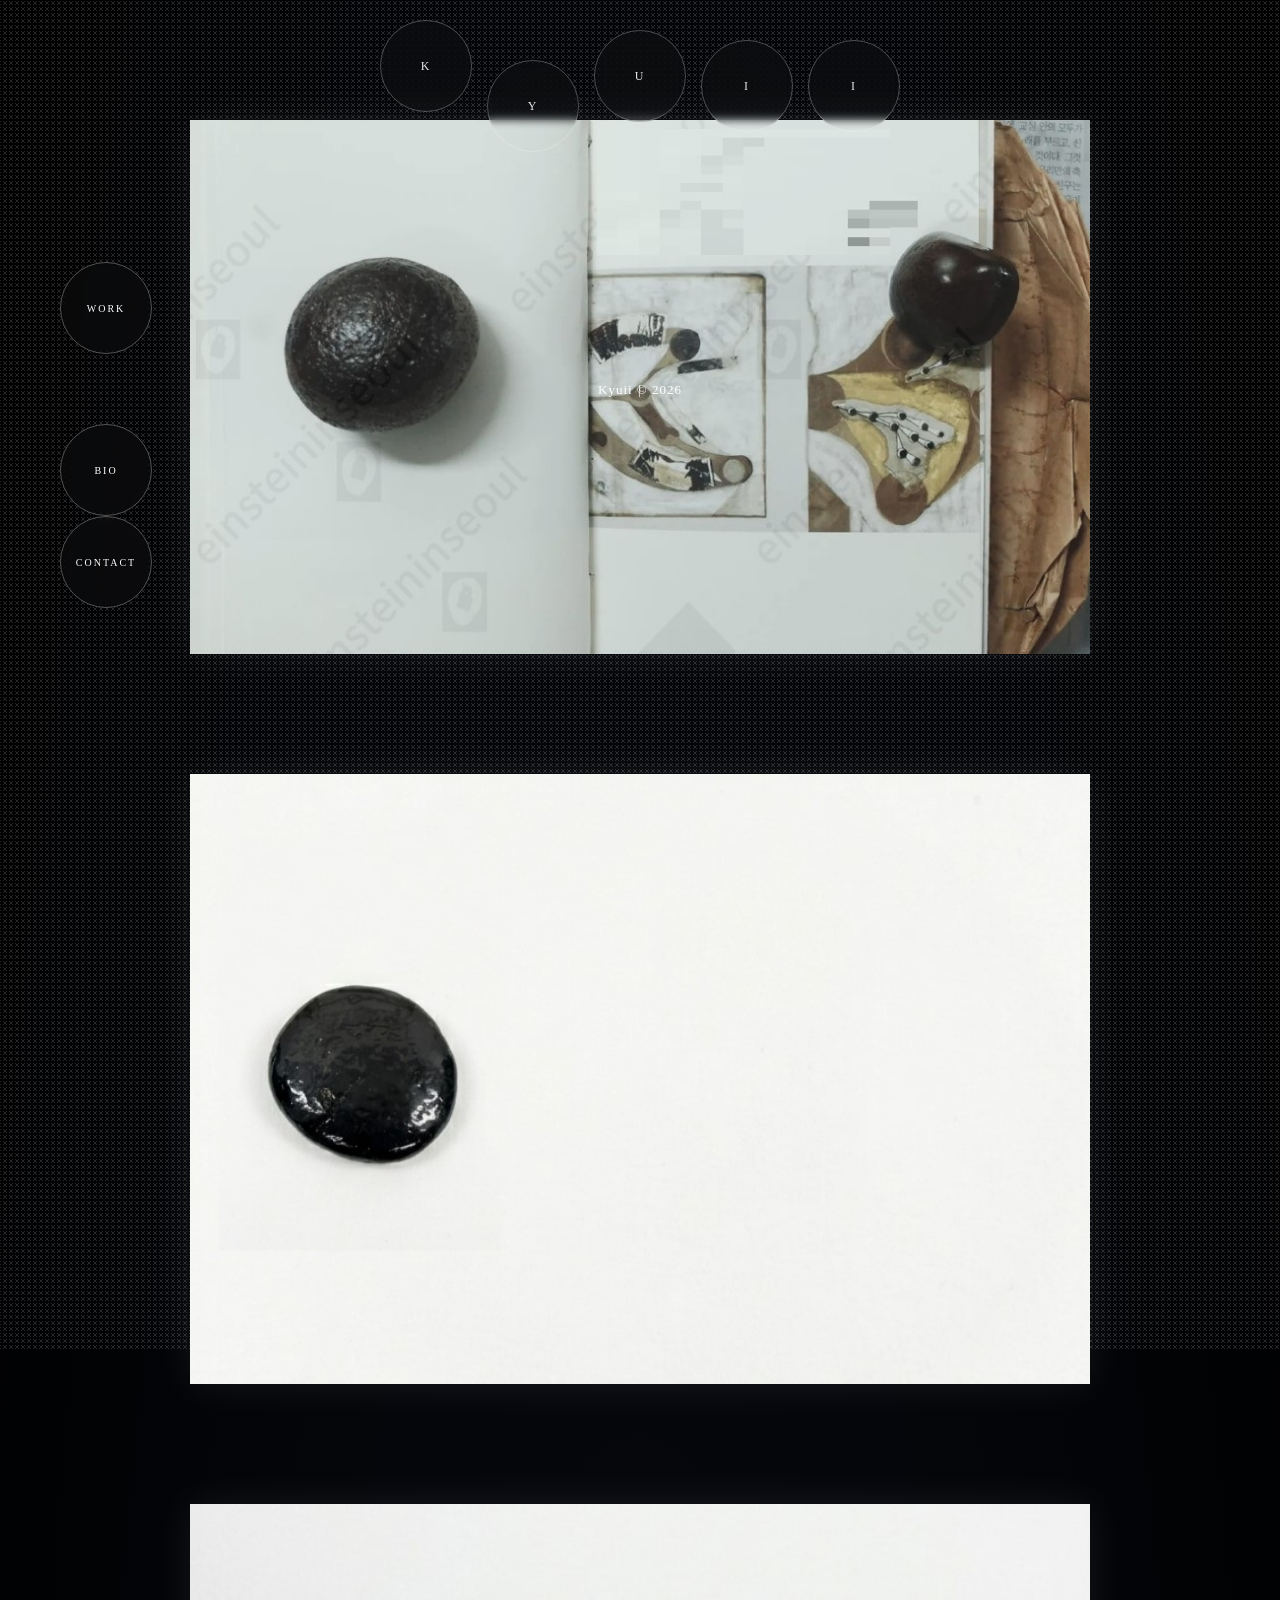
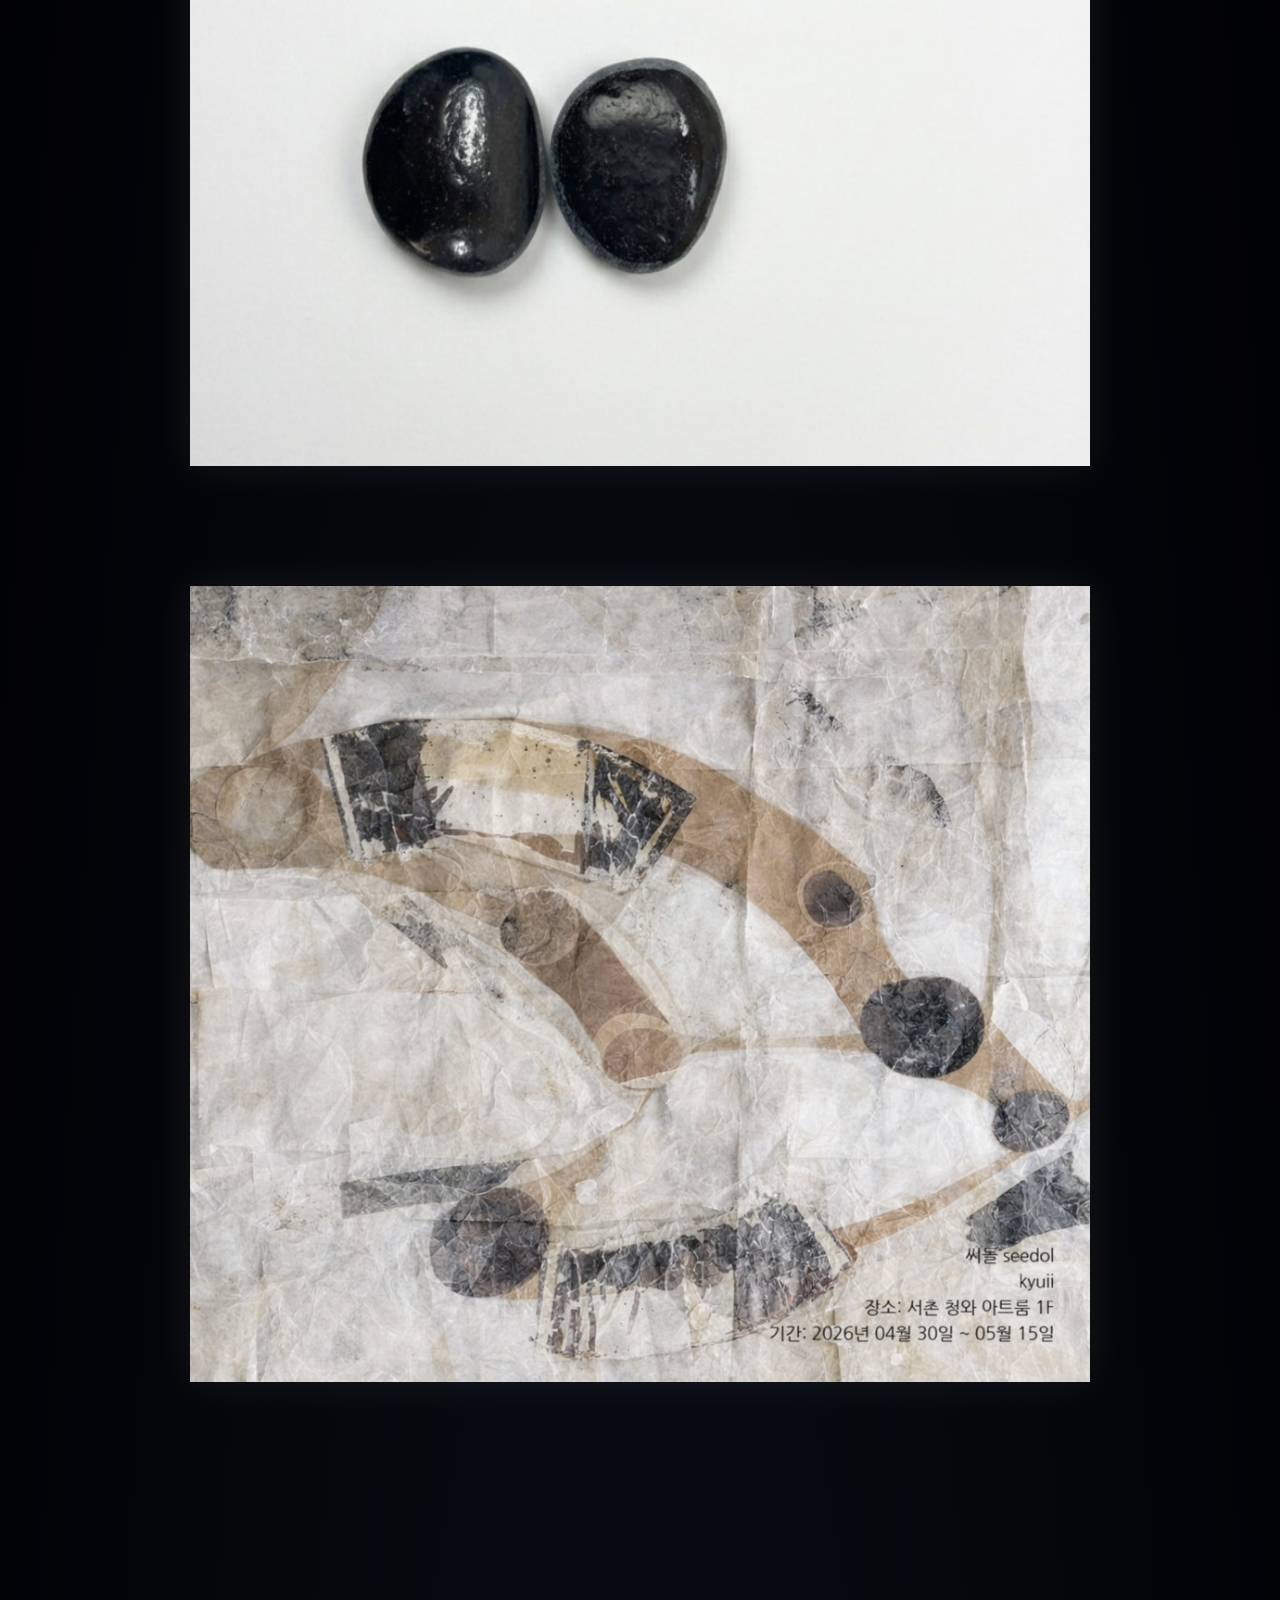
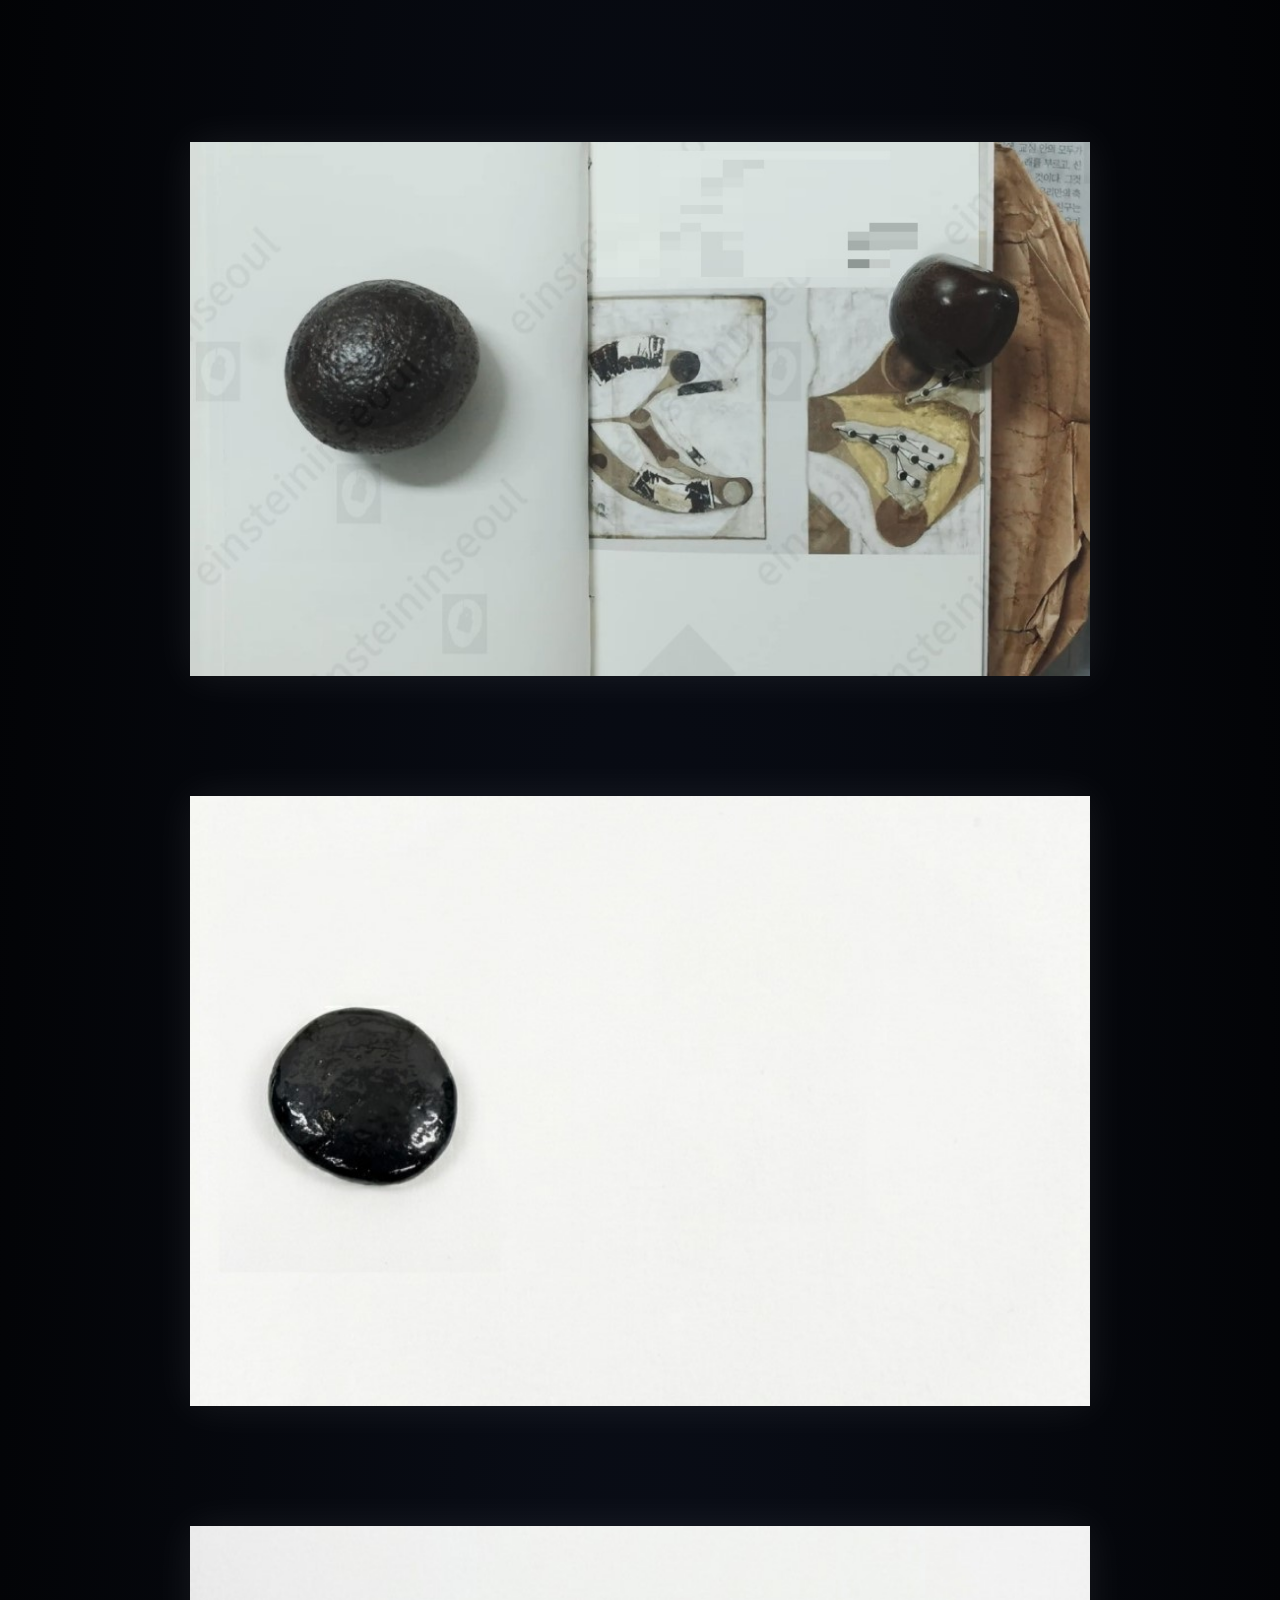
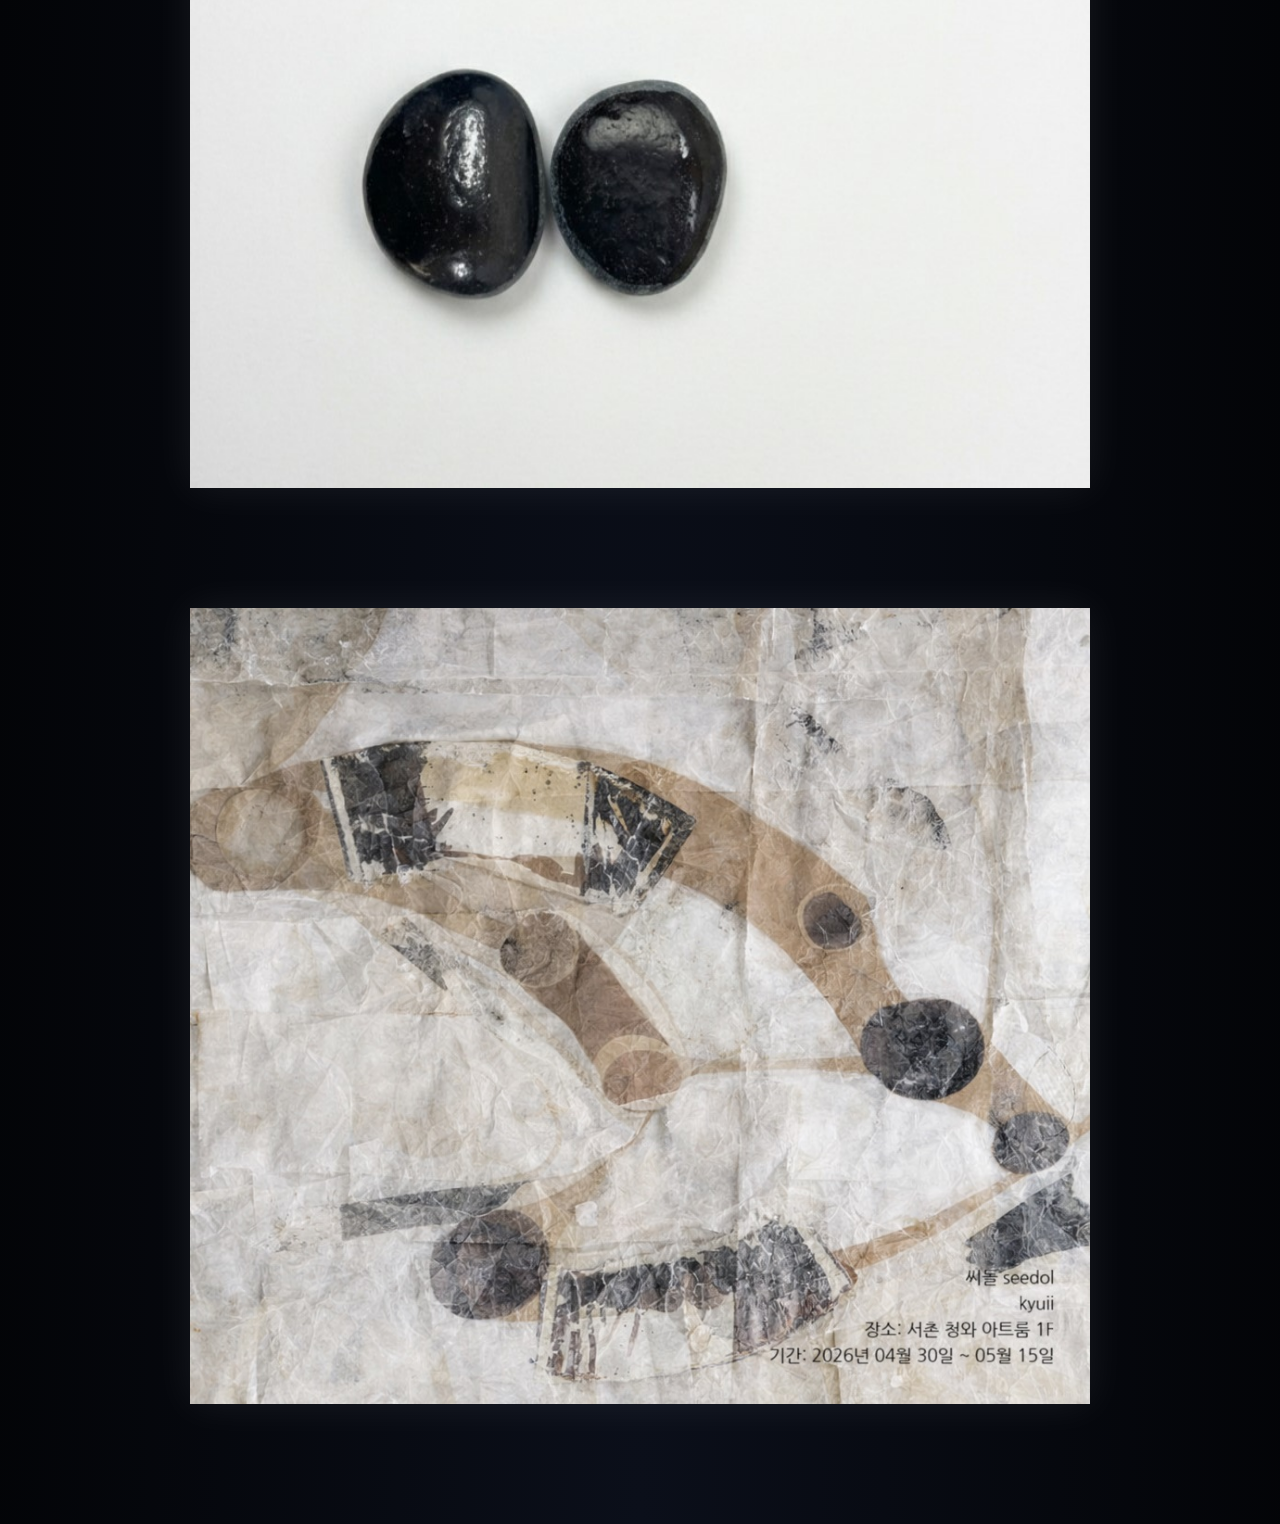
<file: index.html>
<!DOCTYPE html>
<html lang="en">
<head>
  <meta charset="UTF-8">
  <title>Kyuii</title>
  <meta name="viewport" content="width=device-width, initial-scale=1.0">
  <link rel="stylesheet" href="style.css">
</head>
  
<body>
<div class="container">
  <img src="images/01.jpg">
  <img src="images/02.jpg">
  <img src="images/03.jpg">
  <img src="images/05.jpg">
</div>
</body>
</html>

<div class="menu">

  <a onclick="showPage('work')" class="circle">
    WORK
  </a>

  <a onclick="showPage('bio')" class="circle">
    BIO
  </a>

  <a href="mailto:csakic21c.lab@gmail.com" class="circle">
    CONTACT
  </a>

</div>

<div class="kyuii" onclick="toggleFloat()">
  <div class="circle">K</div>
  <div class="circle">Y</div>
  <div class="circle">U</div>
  <div class="circle">I</div>
  <div class="circle">I</div>
</div>

<div class="content">

  <div id="work" class="page active">
    <img src="images/01.jpg">
    <img src="images/02.jpg">
    <img src="images/03.jpg">
    <img src="images/05.jpg">
  </div>

</div>

<script>

function showPage(pageId) {

  document.querySelectorAll('.page').forEach(p => {
    p.classList.remove('active');
  });

  document.getElementById(pageId).classList.add('active');

  if(pageId === 'bio') {
    startBioTyping();
  }
}

function startBioTyping() {

  const text = `kyuii 

artist


Hongik University BA
ENSAD de Paris

Group

Expo AR
Galerie du Crous de Paris, 75006 Paris, France

Expo
Art & Fashion: Contemporary Art Walks the Runway
2014 Cube Museum, Seongnam Arts Center, Korea

...

Expo 
einsteininseoul x Kyuii
2026 einsteininseoul Gallery(Seochon Chungwa Artroom), Seoul, Korea


Solo
Seedol, Kyuii
2026 einsteininseoul Gallery(Seochon Chungwa Artroom), Seoul, Korea

einsteininseoul x Kyuii
2025 Sebin Gallery, Seoul, Korea`;

  const el = document.getElementById("bioTyping");

  el.innerHTML = "";

  let i = 0;

  function type() {

    if(i < text.length) {

      if(text.charAt(i) === "\n") {
        el.innerHTML += "<br>";
      } else {
        el.innerHTML += text.charAt(i);
      }

      i++;

      setTimeout(type, 45);
    }
  }

  type();
}

</script>

<div id="bio" class="page">
  <p id="bioTyping"></p>
</div>

<div id="bio" class="page active">

<div class="footer">
  Kyuii © 2026
</div>
</file>
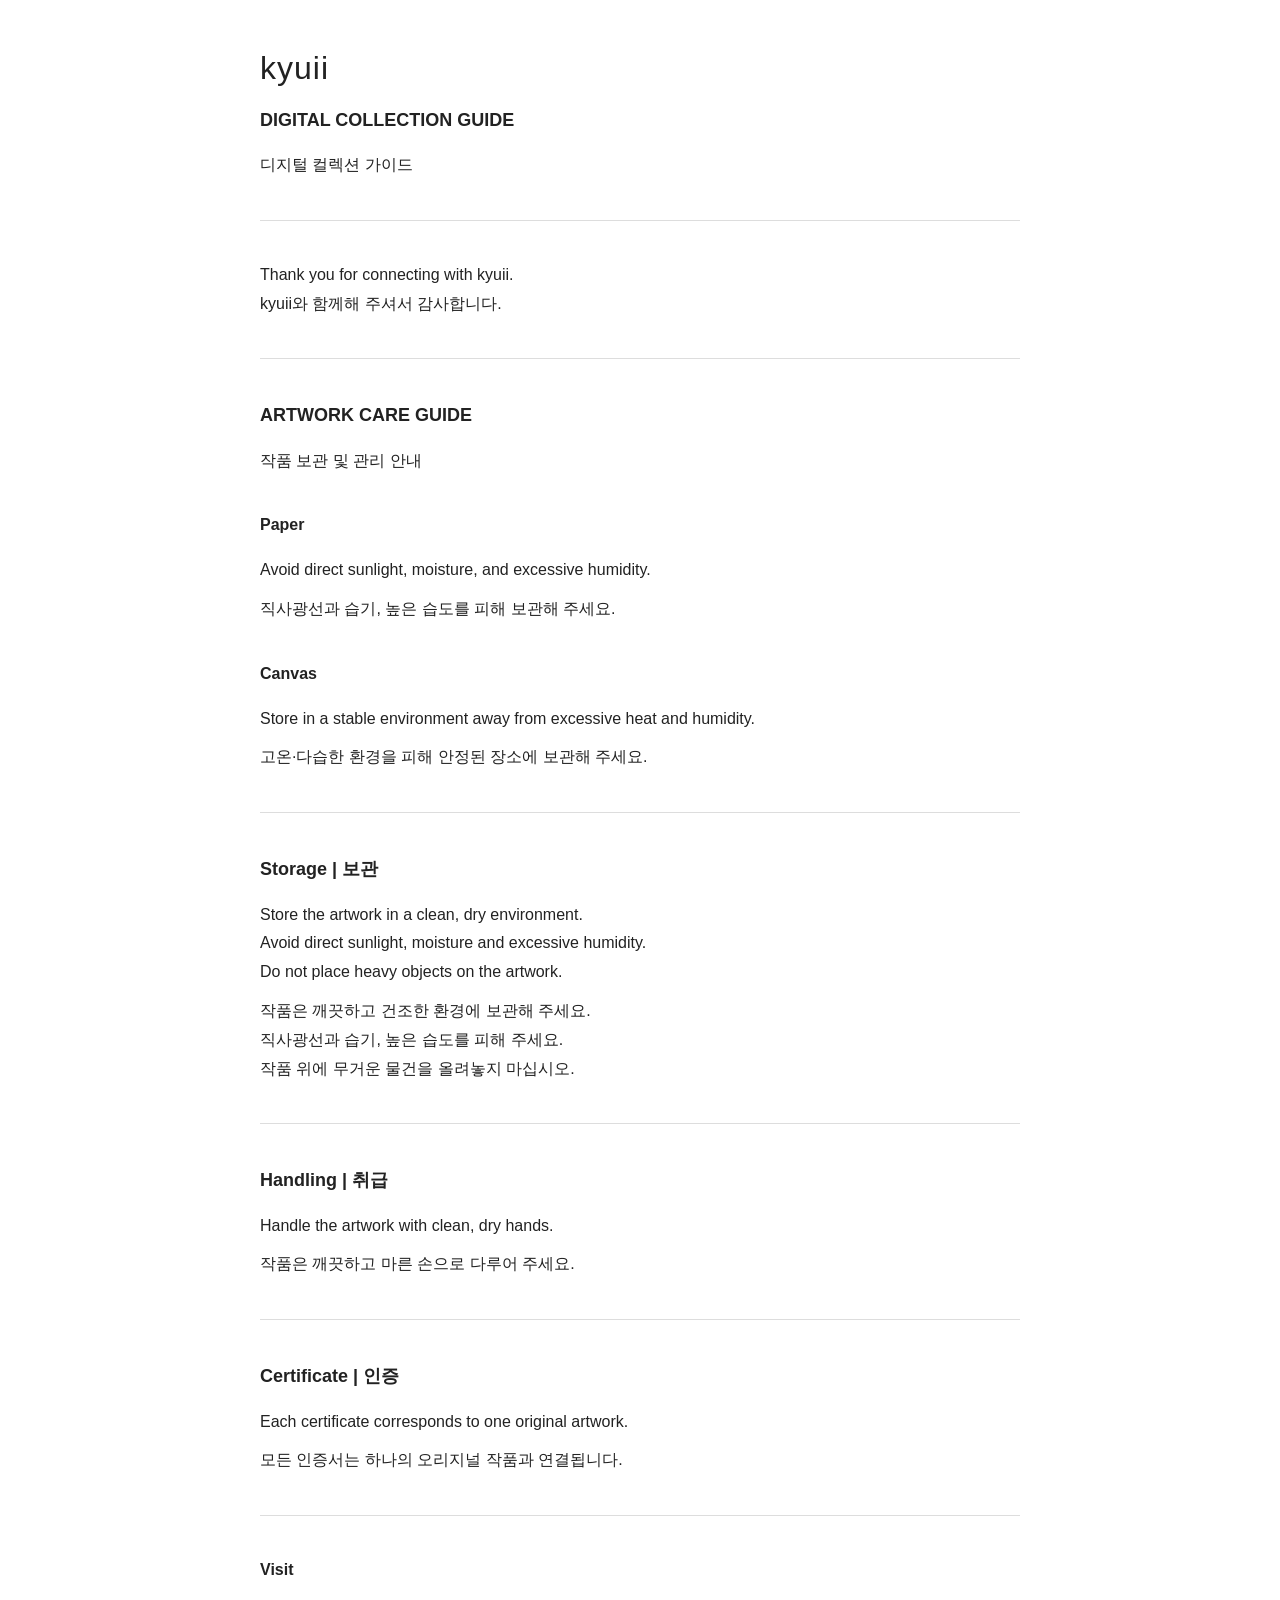
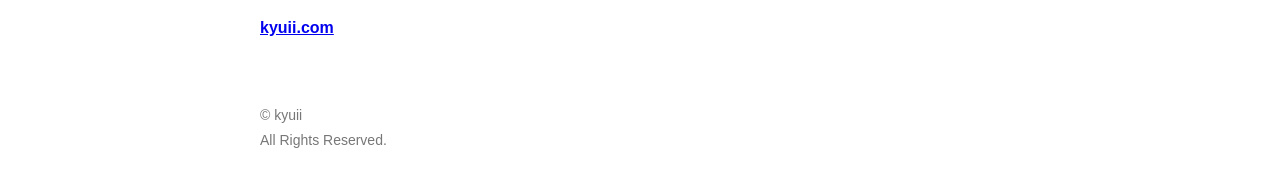
<file: guide/index.html>
<!DOCTYPE html>
<html lang="en">
<head>
<meta charset="UTF-8">
<meta name="viewport" content="width=device-width, initial-scale=1.0">

<title>Digital Collection Guide | kyuii</title>

<style>

body{
    margin:0;
    padding:40px 28px;
    max-width:760px;
    margin:auto;
    font-family:
    "Helvetica Neue",
    Pretendard,
    -apple-system,
    BlinkMacSystemFont,
    sans-serif;
    color:#222;
    background:#fff;
    line-height:1.8;
}

.logo{
    font-size:32px;
    font-weight:300;
    letter-spacing:1px;
    margin-bottom:6px;
}

h2{
    font-size:18px;
    margin-top:0;
    font-weight:600;
}

h3{
    margin-top:36px;
    font-size:16px;
}

hr{
    border:none;
    border-top:1px solid #ddd;
    margin:40px 0;
}

p{
    margin:10px 0;
}

.section{
    margin-bottom:20px;
}

.footer{
    margin-top:60px;
    font-size:14px;
    color:#777;
}

.visit{
    margin-top:30px;
    font-weight:600;
}

</style>

</head>

<body>

<div class="logo">
kyuii
</div>

<h2>
DIGITAL COLLECTION GUIDE
</h2>

<p>
디지털 컬렉션 가이드
</p>

<hr>

<p>
Thank you for connecting with kyuii.<br>
kyuii와 함께해 주셔서 감사합니다.
</p>

<hr>

<h2>
ARTWORK CARE GUIDE
</h2>

<p>
작품 보관 및 관리 안내
</p>

<div class="section">

<h3>Paper</h3>

<p>
Avoid direct sunlight, moisture, and excessive humidity.
</p>

<p>
직사광선과 습기, 높은 습도를 피해 보관해 주세요.
</p>

</div>

<div class="section">

<h3>Canvas</h3>

<p>
Store in a stable environment away from excessive heat and humidity.
</p>

<p>
고온·다습한 환경을 피해 안정된 장소에 보관해 주세요.
</p>

</div>

<hr>

<h2>
Storage | 보관
</h2>

<p>
Store the artwork in a clean, dry environment.<br>
Avoid direct sunlight, moisture and excessive humidity.<br>
Do not place heavy objects on the artwork.
</p>

<p>
작품은 깨끗하고 건조한 환경에 보관해 주세요.<br>
직사광선과 습기, 높은 습도를 피해 주세요.<br>
작품 위에 무거운 물건을 올려놓지 마십시오.
</p>

<hr>

<h2>
Handling | 취급
</h2>

<p>
Handle the artwork with clean, dry hands.
</p>

<p>
작품은 깨끗하고 마른 손으로 다루어 주세요.
</p>

<hr>

<h2>
Certificate | 인증
</h2>

<p>
Each certificate corresponds to one original artwork.
</p>

<p>
모든 인증서는 하나의 오리지널 작품과 연결됩니다.
</p>

<hr>

<div class="visit">

Visit

<br><br>

<a href="http://kyuii.com/">
kyuii.com
</a>

</div>

<div class="footer">

© kyuii<br>

All Rights Reserved.

</div>

</body>
</html>
</file>
<file: style.css>
body {
  margin: 0;
  background: radial-gradient(ellipse at bottom, #0b0f1a 0%, #000000 100%);
  overflow-x: hidden;
  color: white;
}

/* 별 레이어 */
body::before {
  content: "";
  position: fixed;
  width: 200%;
  height: 200%;
  top: -50%;
  left: -50%;
  background-image: 
    radial-gradient(white 1px, transparent 1px),
    radial-gradient(white 1px, transparent 1px);
  background-size: 3px 3px, 6px 6px;
  opacity: 0.15;
  animation: starMove 120s linear infinite;
  z-index: -1;
}

@keyframes starMove {
  from { transform: translate(0,0); }
  to { transform: translate(200px, 200px); }
}

.container {
  width: 100%;
}

/* 이미지 스타일 */
img {
  width: 90%;
  max-width: 900px;
  display: block;
  margin: 120px auto;
  
  box-shadow: 0 0 40px rgba(255,255,255,0.08);
  transition: transform 0.6s ease, opacity 0.6s ease;
}

/* 호버 시 살짝 떠오름 */
img:hover {
  transform: scale(1.02);
}

.title {
  animation: glow 3s ease-in-out infinite;
}

@keyframes glow {
  0%, 100% { opacity: 0.4; }
  50% { opacity: 1; }
}
.contact {
  position: fixed;
  bottom: 40px;
  right: 40px;
  font-size: 12px;
  letter-spacing: 2px;
  opacity: 0.6;
}

.contact a {
  color: white;
  text-decoration: none;
}

.contact a:hover {
  opacity: 1;
}

.menu {
  position: fixed;
  top: 50%;
  left: 60px;
  transform: translateY(-50%);
  display: flex;
  flex-direction: column;
  gap: 30px;
}

.circle {
  width: 90px;
  height: 90px;
  border-radius: 50%;
  border: 1px solid rgba(255,255,255,0.3);
  display: flex;
  align-items: center;
  justify-content: center;
  font-size: 10px;
  letter-spacing: 2px;
  text-decoration: none;
  color: white;
  transition: all 0.4s ease;
  backdrop-filter: blur(4px);
}

/* 🔥 핵심 효과 */
.circle:hover {
  background: white;
  color: black;
  transform: scale(1.2) rotate(8deg);
}
.circle:nth-child(1) {
  transform: translateY(-20px);
}
.circle:nth-child(2) {
  transform: translateY(20px);
}
.circle:nth-child(3) {
  transform: translateY(-10px);
}

.title {
  font-size: 20px;
  letter-spacing: 12px;
  mix-blend-mode: difference;
  opacity: 0.8;
}

.kyuii {
  position: fixed;
  top: 40px;
  left: 50%;
  transform: translateX(-50%); /* 🔥 중앙 정렬 핵심 */
  display: flex;
  gap: 15px;
}

.kyuii .circle {
  width: 90px;
  height: 90px;
  border-radius: 50%;
  border: 1px solid rgba(255,255,255,0.3);
  display: flex;
  align-items: center;
  justify-content: center;
  font-size: 12px;
  letter-spacing: 2px;
  color: white;
  transition: all 1s ease;
  backdrop-filter: blur(4px);
}

.float .circle:nth-child(1) {
  transform: translate(-60px, 40px);
}
.float .circle:nth-child(2) {
  transform: translate(40px, -50px);
}
.float .circle:nth-child(3) {
  transform: translate(80px, 60px);
}
.float .circle:nth-child(4) {
  transform: translate(-30px, -70px);
}
.float .circle:nth-child(5) {
  transform: translate(20px, 90px);
}

.float .circle {
  animation: float 6s infinite ease-in-out;
}

@keyframes float {
  0%   { transform: translate(0px, 0px); }
  50%  { transform: translate(20px, -30px); }
  100% { transform: translate(0px, 0px); }
}

￼ .menu {
  position: fixed;
  top: 50%;
  left: 60px;
  transform: translateY(-50%);
  display: flex;
  flex-direction: column;
  gap: 30px;
}

.circle {
  width: 90px;
  height: 90px;
  border-radius: 50%;
  border: 1px solid rgba(255,255,255,0.3);
  display: flex;
  align-items: center;
  justify-content: center;
  font-size: 10px;
  letter-spacing: 2px;
  text-decoration: none;
  color: white;
  transition: all 0.4s ease;
  backdrop-filter: blur(4px);
}

/* 🔥 핵심 효과 */
.circle:hover {
  background: white;
  color: black;
  transform: scale(1.2) rotate(8deg);
}

/* KYUII floating */

.kyuii .circle {
  animation: float 8s infinite ease-in-out;
  opacity: 0.9;
}

/* 각각 다르게 움직이게 */
.kyuii .circle:nth-child(1) { animation-delay: 0s; }
.kyuii .circle:nth-child(2) { animation-delay: 1s; }
.kyuii .circle:nth-child(3) { animation-delay: 2s; }
.kyuii .circle:nth-child(4) { animation-delay: 3s; }
.kyuii .circle:nth-child(5) { animation-delay: 4s; }

/* 애니메이션 정의 */
@keyframes float {
  0%   { transform: translate(0px, 0px); }
  25%  { transform: translate(10px, -15px); }
  50%  { transform: translate(-8px, 10px); }
  75%  { transform: translate(6px, -8px); }
  100% { transform: translate(0px, 0px); }
}

/* 메뉴 원 떠다니기 */

.menu a {
  animation: floatMenu 10s infinite ease-in-out;
}

/* 각각 다르게 */
.menu-item:nth-child(1) a { animation-delay: 0s; }
.menu-item:nth-child(2) a { animation-delay: 2s; }
.menu-item:nth-child(3) a { animation-delay: 4s; }

/* 애니메이션 */
@keyframes floatMenu {
  0%   { transform: translate(0px, 0px); }
  25%  { transform: translate(6px, -8px); }
  50%  { transform: translate(-5px, 6px); }
  75%  { transform: translate(4px, -5px); }
  100% { transform: translate(0px, 0px); }
}

.page {
  display: none;
  padding-top: 120px;
}

.page.active {
  display: block;
}

#bio {
  position: fixed;
  bottom: 60px;        /* 아래에서 60px */
  left: 50%;
  transform: translateX(-50%);  /* 중앙 정렬 */

  text-align: center;
  color: white;
  font-size: 14px;
  line-height: 1.8;
}

#bio {
  animation: blink 3s infinite ease-in-out;
}

@keyframes blink {
  0%, 100% { opacity: 0.4; }
  50% { opacity: 1; }
}

.footer {
  animation: fade 5s infinite ease-in-out;
}

@keyframes fade {
  0%, 100% { opacity: 0.3; }
  50% { opacity: 0.6; }
}

#bio {
  display: flex;
  justify-content: center;
  align-items: center;

  min-height: 100vh;

  text-align: center;

  font-size: 13px;
  line-height: 1.8;
  letter-spacing: 1px;

  padding: 40px;
  box-sizing: border-box;
}

#bioTyping::after {
  content: "|";
  animation: blink 1s infinite;
}

@keyframes blink {
  0%,100% { opacity: 0.3; }
  50% { opacity: 1; }
}
</file>
